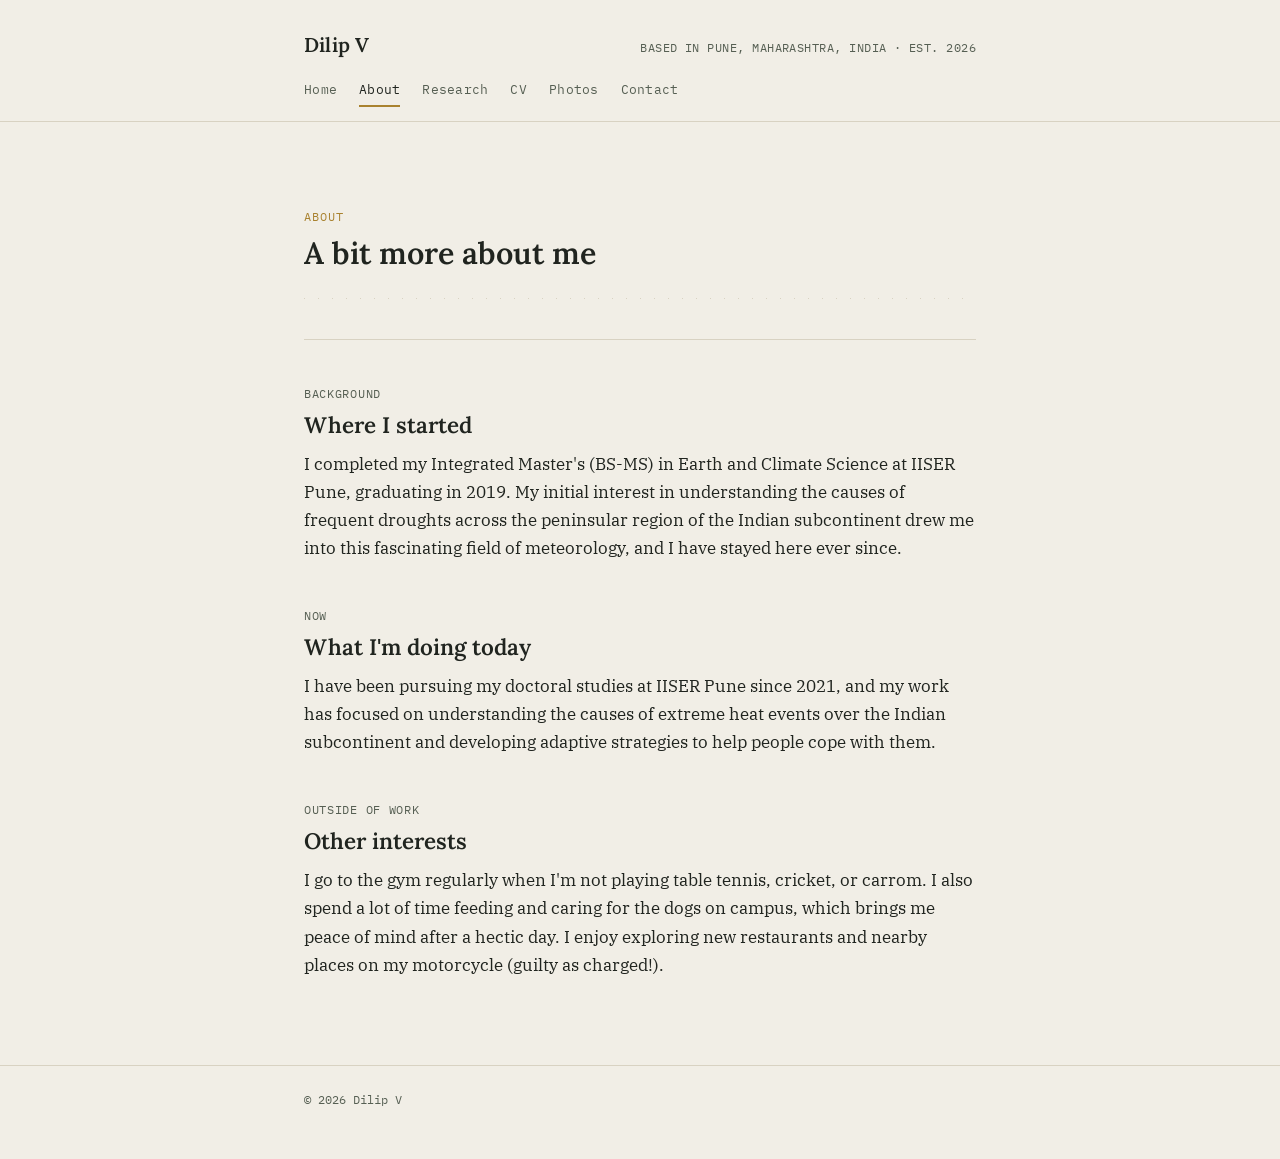
<file: about.html>
<!DOCTYPE html>
<html lang="en">
<head>
<meta charset="UTF-8">
<meta name="viewport" content="width=device-width, initial-scale=1.0">
<title>About | Dilip V</title>
<link rel="stylesheet" href="style.css">
</head>
<body>
<a class="skip-link" href="#main">Skip to content</a>

<header class="site-header">
  <div class="wrap">
    <div class="masthead">
      <span class="wordmark">Dilip V</span>
      <span class="coords">BASED IN PUNE, MAHARASHTRA, INDIA &middot; EST. 2026</span>
    </div>
    <nav class="primary-nav" aria-label="Primary">
      <a href="index.html">Home</a>
      <a href="about.html" aria-current="page">About</a>
      <a href="research.html">Research</a>
      <a href="cv.html">CV</a>
      <a href="photos.html">Photos</a>
      <a href="contact.html">Contact</a>
    </nav>
  </div>
</header>

<main id="main">
  <div class="wrap">
    <section class="hero" style="padding-top:40px;">
      <p class="eyebrow">About</p>
      <h1 style="font-size:1.9rem;">A bit more about me</h1>
      <div class="tick-rule"></div>
    </section>

    <section>
      <p class="section-label">Background</p>
      <h2>Where I started</h2>
      <p>I completed my Integrated Master's (BS-MS) in Earth and Climate Science at IISER Pune, graduating in 2019. My initial interest in understanding the causes of frequent droughts across the peninsular region of the Indian subcontinent drew me into this fascinating field of meteorology, and I have stayed here ever since.</p>
    </section>

    <section>
      <p class="section-label">Now</p>
      <h2>What I'm doing today</h2>
      <p>I have been pursuing my doctoral studies at IISER Pune since 2021, and my work has focused on understanding the causes of extreme heat events over the Indian subcontinent and developing adaptive strategies to help people cope with them.</p>
    </section>

    <section>
      <p class="section-label">Outside of work</p>
      <h2>Other interests</h2>
      <p>I go to the gym regularly when I'm not playing table tennis, cricket, or carrom. I also spend a lot of time feeding and caring for the dogs on campus, which brings me peace of mind after a hectic day. I enjoy exploring new restaurants and nearby places on my motorcycle (guilty as charged!).</p>
    </section>
  </div>
</main>

<footer>
  <div class="wrap">&copy; 2026 Dilip V</div>
</footer>

</body>
</html>
</file>
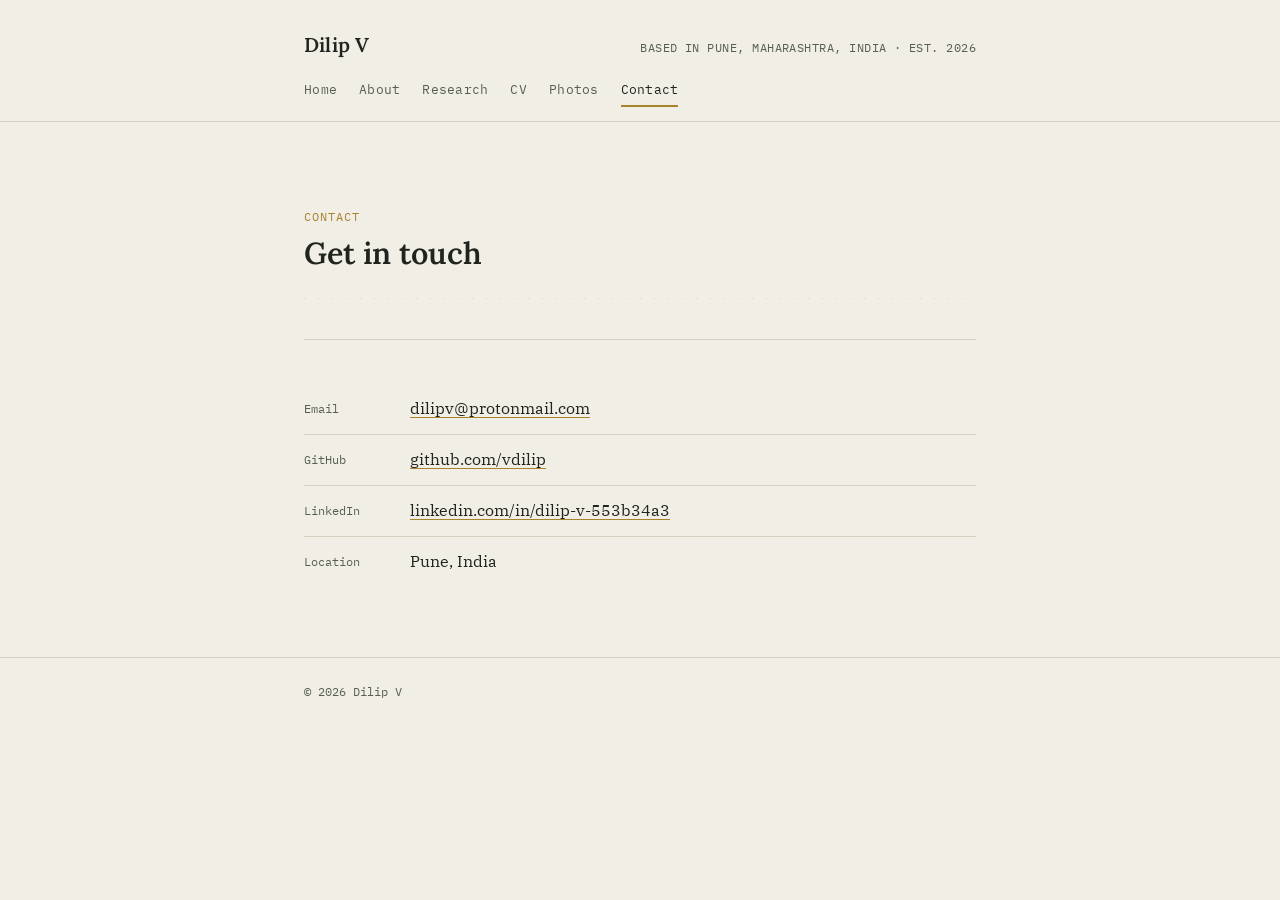
<file: contact.html>
<!DOCTYPE html>
<html lang="en">
<head>
<meta charset="UTF-8">
<meta name="viewport" content="width=device-width, initial-scale=1.0">
<title>Contact | Dilip V</title>
<link rel="stylesheet" href="style.css">
</head>
<body>
<a class="skip-link" href="#main">Skip to content</a>

<header class="site-header">
  <div class="wrap">
    <div class="masthead">
      <span class="wordmark">Dilip V</span>
      <span class="coords">BASED IN PUNE, MAHARASHTRA, INDIA &middot; EST. 2026</span>
    </div>
    <nav class="primary-nav" aria-label="Primary">
      <a href="index.html">Home</a>
      <a href="about.html">About</a>
      <a href="research.html">Research</a>
      <a href="cv.html">CV</a>
      <a href="photos.html">Photos</a>
      <a href="contact.html" aria-current="page">Contact</a>
    </nav>
  </div>
</header>

<main id="main">
  <div class="wrap">
    <section class="hero" style="padding-top:40px;">
      <p class="eyebrow">Contact</p>
      <h1 style="font-size:1.9rem;">Get in touch</h1>
      <div class="tick-rule"></div>
    </section>

    <section>
      <ul class="contact-list">
        <li><span class="label">Email</span><a href="mailto:dilipv@protonmail.com">dilipv@protonmail.com</a></li>
        <li><span class="label">GitHub</span><a href="https://github.com/vdilip">github.com/vdilip</a></li>
        <li><span class="label">LinkedIn</span><a href="https://linkedin.com/in/dilip-v-553b34a3">linkedin.com/in/dilip-v-553b34a3</a></li>
        <li><span class="label">Location</span><span>Pune, India</span></li>
      </ul>
    </section>
  </div>
</main>

<footer>
  <div class="wrap">&copy; 2026 Dilip V</div>
</footer>

</body>
</html>
</file>
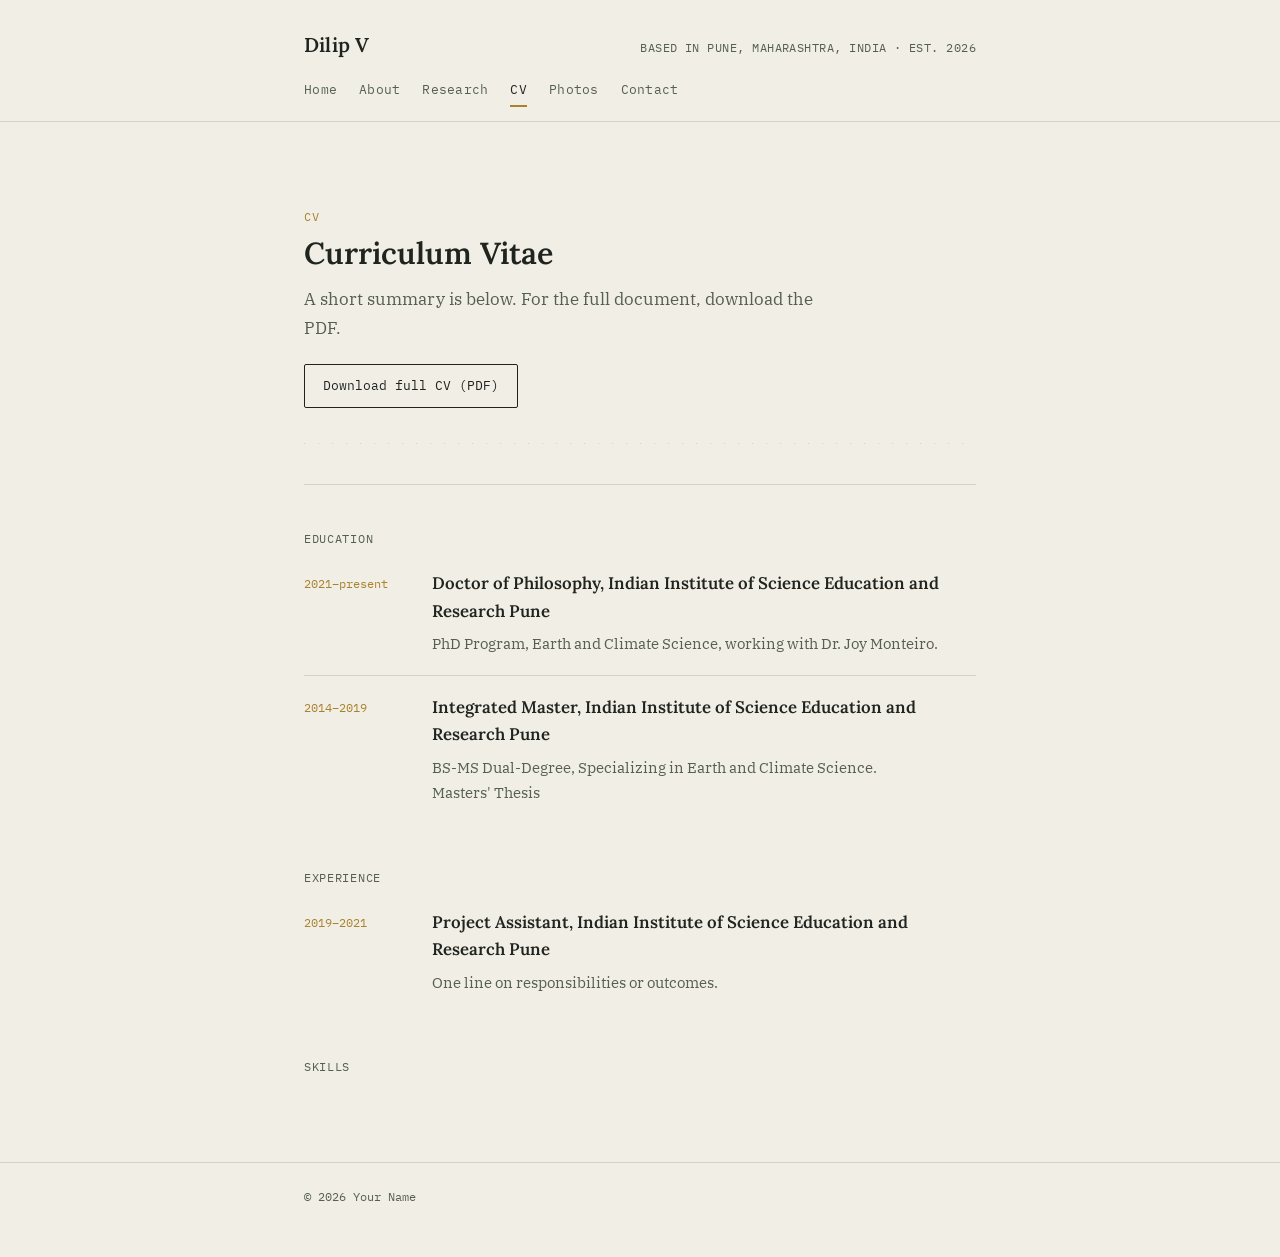
<file: cv.html>
<!DOCTYPE html>
<html lang="en">
<head>
<meta charset="UTF-8">
<meta name="viewport" content="width=device-width, initial-scale=1.0">
<title>CV | Dilip V</title>
<link rel="stylesheet" href="style.css">
</head>
<body>
<a class="skip-link" href="#main">Skip to content</a>

<header class="site-header">
  <div class="wrap">
    <div class="masthead">
      <span class="wordmark">Dilip V</span>
      <span class="coords">BASED IN PUNE, MAHARASHTRA, INDIA &middot; EST. 2026</span>
    </div>
    <nav class="primary-nav" aria-label="Primary">
      <a href="index.html">Home</a>
      <a href="about.html">About</a>
      <a href="research.html">Research</a>
      <a href="cv.html" aria-current="page">CV</a>
      <a href="photos.html">Photos</a>
      <a href="contact.html">Contact</a>
    </nav>
  </div>
</header>

<main id="main">
  <div class="wrap">
    <section class="hero" style="padding-top:40px;">
      <p class="eyebrow">CV</p>
      <h1 style="font-size:1.9rem;">Curriculum Vitae</h1>
      <p class="lede">A short summary is below. For the full document, download the PDF.</p>
      <a class="btn" href="cv.pdf">Download full CV (PDF)</a>
      <div class="tick-rule" style="margin-top:26px;"></div>
    </section>

    <section>
      <p class="section-label">Education</p>
      <div class="entry">
        <div class="when">2021&ndash;present</div>
        <div><h3>Doctor of Philosophy, Indian Institute of Science Education and Research Pune</h3><p>PhD Program, Earth and Climate Science, working with Dr. Joy Monteiro.</p></div>
      </div>
      <div class="entry">
        <div class="when">2014&ndash;2019</div>
        <div><h3>Integrated Master, Indian Institute of Science Education and Research Pune</h3><p>BS-MS Dual-Degree, Specializing in Earth and Climate Science.</p><p> Masters' Thesis </p></div>
      </div>
    </section>

    <section>
      <p class="section-label">Experience</p>
      <div class="entry">
        <div class="when">2019&ndash;2021</div>
        <div><h3>Project Assistant, Indian Institute of Science Education and Research Pune</h3><p>One line on responsibilities or outcomes.</p></div>
      </div>
    </section>

    <section>
      <p class="section-label">Skills</p>
      <p></p>
    </section>
  </div>
</main>

<footer>
  <div class="wrap">&copy; 2026 Your Name</div>
</footer>

</body>
</html>
</file>
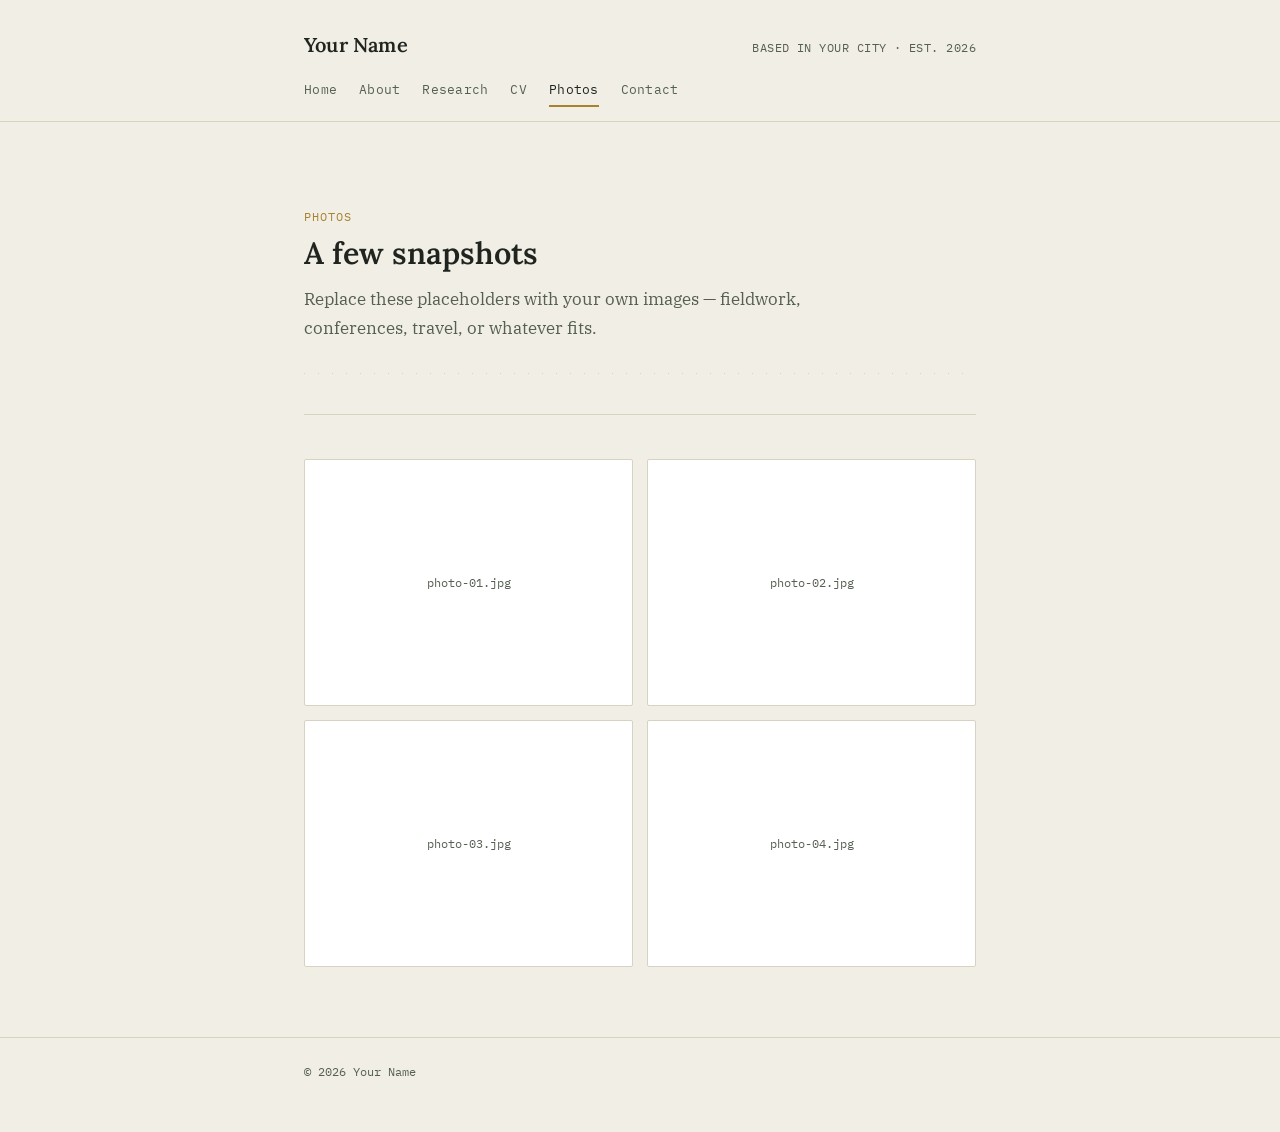
<file: photos.html>
<!DOCTYPE html>
<html lang="en">
<head>
<meta charset="UTF-8">
<meta name="viewport" content="width=device-width, initial-scale=1.0">
<title>Photos | Your Name</title>
<link rel="stylesheet" href="style.css">
</head>
<body>
<a class="skip-link" href="#main">Skip to content</a>

<header class="site-header">
  <div class="wrap">
    <div class="masthead">
      <span class="wordmark">Your Name</span>
      <span class="coords">BASED IN YOUR CITY &middot; EST. 2026</span>
    </div>
    <nav class="primary-nav" aria-label="Primary">
      <a href="index.html">Home</a>
      <a href="about.html">About</a>
      <a href="research.html">Research</a>
      <a href="cv.html">CV</a>
      <a href="photos.html" aria-current="page">Photos</a>
      <a href="contact.html">Contact</a>
    </nav>
  </div>
</header>

<main id="main">
  <div class="wrap">
    <section class="hero" style="padding-top:40px;">
      <p class="eyebrow">Photos</p>
      <h1 style="font-size:1.9rem;">A few snapshots</h1>
      <p class="lede">Replace these placeholders with your own images — fieldwork, conferences, travel, or whatever fits.</p>
      <div class="tick-rule"></div>
    </section>

    <section>
      <div class="photo-grid">
        <div class="photo-card">photo-01.jpg</div>
        <div class="photo-card">photo-02.jpg</div>
        <div class="photo-card">photo-03.jpg</div>
        <div class="photo-card">photo-04.jpg</div>
      </div>
    </section>
  </div>
</main>

<footer>
  <div class="wrap">&copy; 2026 Your Name</div>
</footer>

</body>
</html>
</file>
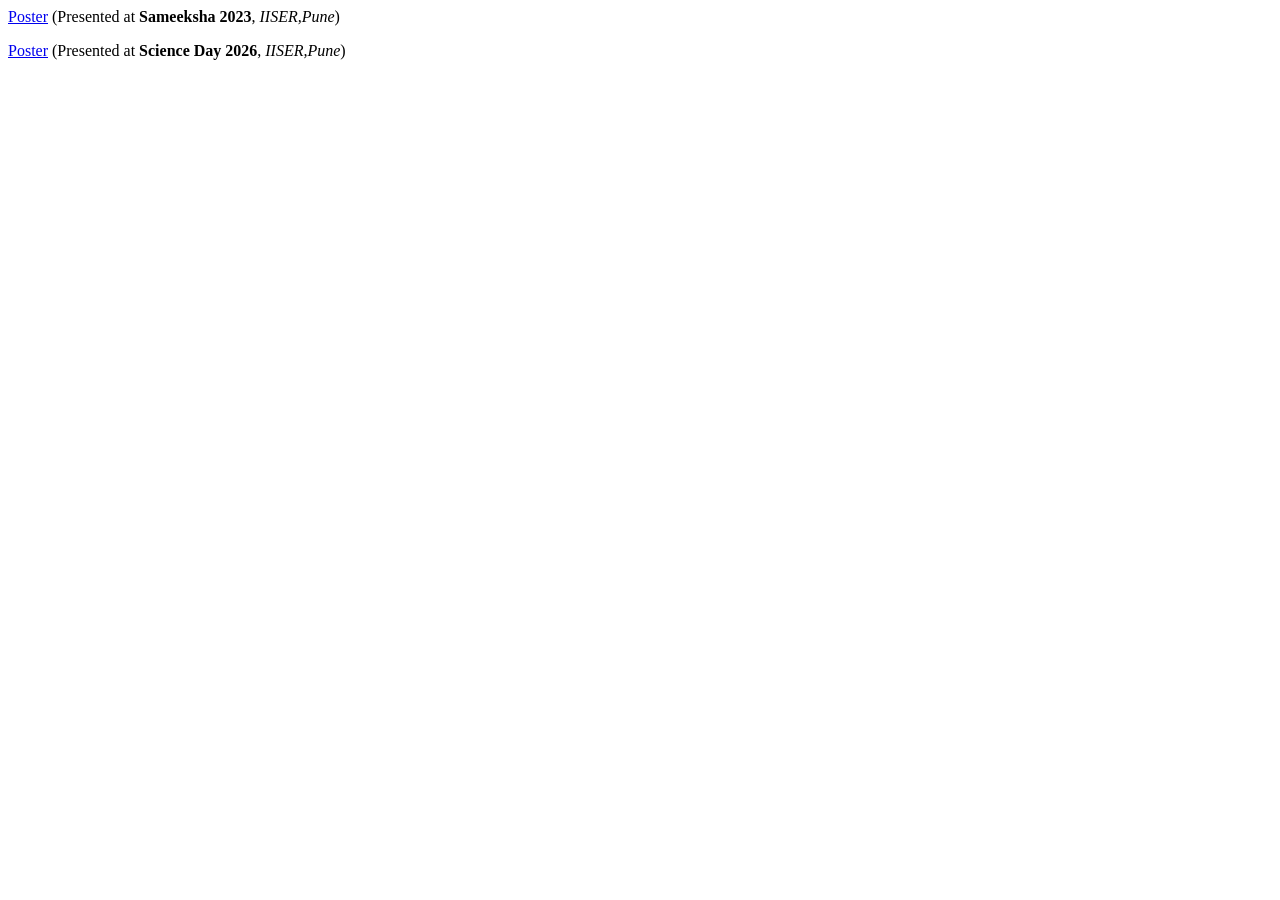
<file: poster.html>
<html>
<head>
<style>
<link rel="stylesheet" href="style1.css">

/* body {background-color: LightYellow;}
h1   {color: ForestGreen;}
p    {color: LightSeaGreen;} */
</style>
<title>Posters</title>
</head>
<p>  
<a href=https://vdilip.github.io/Dilip_V_Sameeksha_poster.pdf>Poster</a> (Presented at <b>Sameeksha 2023</b>, <i>IISER,Pune</i>)   
</p>
<p>
<a href=https://vdilip.github.io/new_enso_poster_1_cropped_.pdf>Poster</a> (Presented at <b>Science Day 2026</b>, <i>IISER,Pune</i>)
</html>
</file>
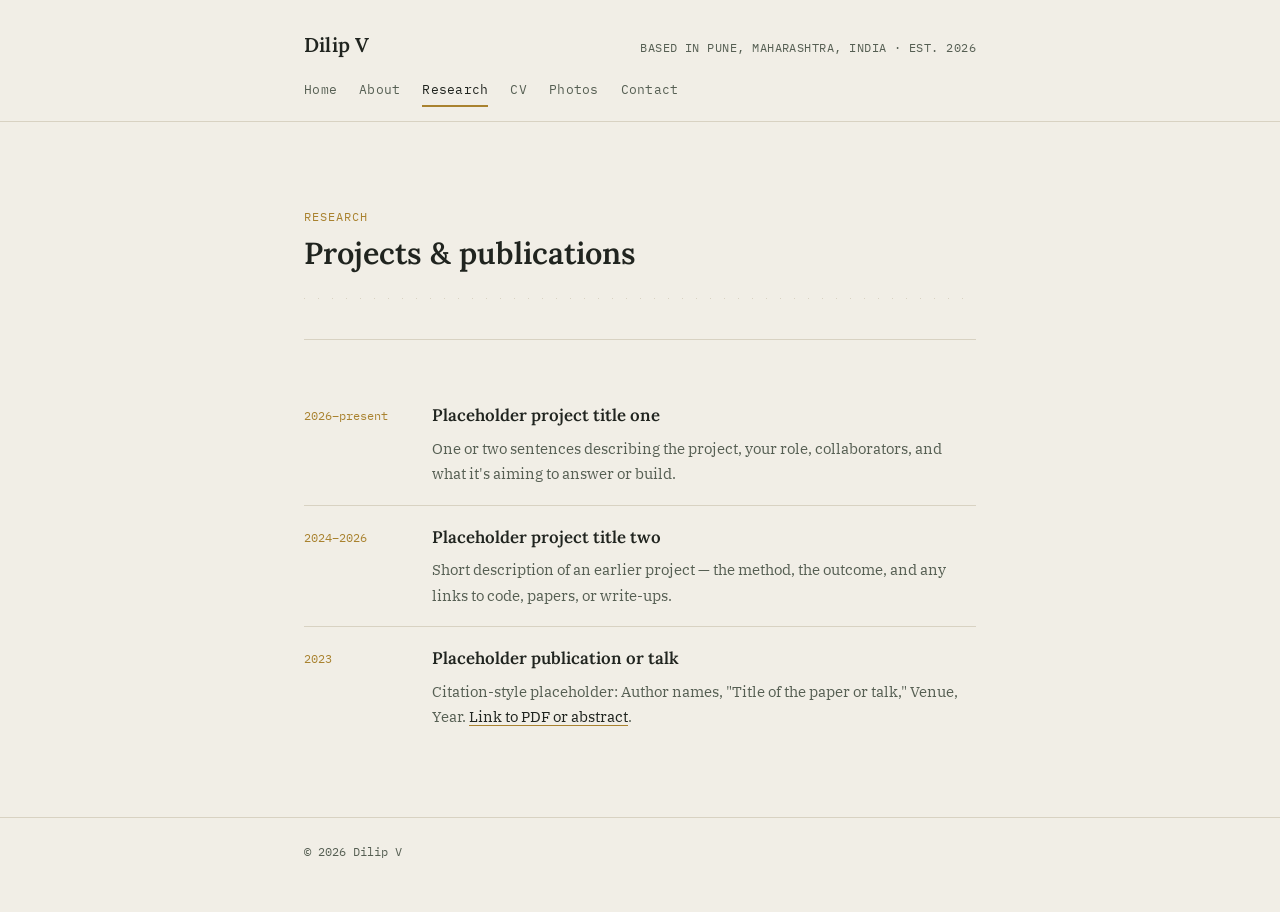
<file: research.html>
<!DOCTYPE html>
<html lang="en">
<head>
<meta charset="UTF-8">
<meta name="viewport" content="width=device-width, initial-scale=1.0">
<title>Research | Dilip V</title>
<link rel="stylesheet" href="style.css">
</head>
<body>
<a class="skip-link" href="#main">Skip to content</a>

<header class="site-header">
  <div class="wrap">
    <div class="masthead">
      <span class="wordmark">Dilip V</span>
      <span class="coords">BASED IN PUNE, MAHARASHTRA, INDIA &middot; EST. 2026</span>
    </div>
    <nav class="primary-nav" aria-label="Primary">
      <a href="index.html">Home</a>
      <a href="about.html">About</a>
      <a href="research.html" aria-current="page">Research</a>
      <a href="cv.html">CV</a>
      <a href="photos.html">Photos</a>
      <a href="contact.html">Contact</a>
    </nav>
  </div>
</header>

<main id="main">
  <div class="wrap">
    <section class="hero" style="padding-top:40px;">
      <p class="eyebrow">Research</p>
      <h1 style="font-size:1.9rem;">Projects &amp; publications</h1>
      <div class="tick-rule"></div>
    </section>

    <section>
      <div class="entry">
        <div class="when">2026&ndash;present</div>
        <div>
          <h3>Placeholder project title one</h3>
          <p>One or two sentences describing the project, your role, collaborators, and what it's aiming to answer or build.</p>
        </div>
      </div>
      <div class="entry">
        <div class="when">2024&ndash;2026</div>
        <div>
          <h3>Placeholder project title two</h3>
          <p>Short description of an earlier project — the method, the outcome, and any links to code, papers, or write-ups.</p>
        </div>
      </div>
      <div class="entry">
        <div class="when">2023</div>
        <div>
          <h3>Placeholder publication or talk</h3>
          <p>Citation-style placeholder: Author names, "Title of the paper or talk," Venue, Year. <a href="#">Link to PDF or abstract</a>.</p>
        </div>
      </div>
    </section>
  </div>
</main>

<footer>
  <div class="wrap">&copy; 2026 Dilip V</div>
</footer>

</body>
</html>
</file>
<file: style.css>
/* ===================================================================
   Token system
   Color:  --paper (bg), --ink (text), --ink-soft (secondary text),
           --gold (accent), --line (hairline rule)
   Type:   display = 'Lora' (serif, headings)
           body    = 'IBM Plex Serif' (paragraphs)
           mono    = 'IBM Plex Mono' (eyebrows, dates, labels)
=================================================================== */

@import url('https://fonts.googleapis.com/css2?family=Lora:ital,wght@0,500;0,600;1,500&family=IBM+Plex+Serif:wght@400;500&family=IBM+Plex+Mono:wght@400;500&display=swap');

:root {
  --paper: #F1EEE6;
  --paper-raised: #FFFFFF;
  --ink: #20241F;
  --ink-soft: #565F53;
  --gold: #A9822F;
  --line: #D8D2C2;
}

* { box-sizing: border-box; }

html { scroll-behavior: smooth; }

body {
  margin: 0;
  background: var(--paper);
  color: var(--ink);
  font-family: 'IBM Plex Serif', serif;
  font-size: 17px;
  line-height: 1.65;
}

a {
  color: var(--ink);
  text-decoration-color: var(--gold);
  text-underline-offset: 3px;
}
a:hover { color: var(--gold); }

/* Skip link for keyboard users */
.skip-link {
  position: absolute;
  left: -999px;
  top: 0;
  background: var(--ink);
  color: var(--paper);
  padding: 8px 14px;
  z-index: 100;
}
.skip-link:focus { left: 8px; top: 8px; }

:focus-visible {
  outline: 2px solid var(--gold);
  outline-offset: 3px;
}

/* ---------- Layout shell ---------- */
.wrap {
  max-width: 720px;
  margin: 0 auto;
  padding: 0 24px;
}

/* ---------- Header / nav ---------- */
header.site-header {
  border-bottom: 1px solid var(--line);
  padding: 28px 0 0;
}

.masthead {
  display: flex;
  justify-content: space-between;
  align-items: baseline;
  flex-wrap: wrap;
  gap: 8px 24px;
  padding-bottom: 18px;
}

.wordmark {
  font-family: 'Lora', serif;
  font-weight: 600;
  font-size: 1.25rem;
  letter-spacing: 0.01em;
}

.coords {
  font-family: 'IBM Plex Mono', monospace;
  font-size: 0.72rem;
  color: var(--ink-soft);
  letter-spacing: 0.04em;
}

nav.primary-nav {
  display: flex;
  gap: 22px;
  flex-wrap: wrap;
  padding-bottom: 14px;
  font-family: 'IBM Plex Mono', monospace;
  font-size: 0.82rem;
  letter-spacing: 0.02em;
}

nav.primary-nav a {
  text-decoration: none;
  color: var(--ink-soft);
  padding-bottom: 4px;
  border-bottom: 2px solid transparent;
}
nav.primary-nav a:hover,
nav.primary-nav a[aria-current="page"] {
  color: var(--ink);
  border-bottom-color: var(--gold);
}

/* ---------- Hero ---------- */
.hero {
  padding: 56px 0 40px;
  border-bottom: 1px solid var(--line);
}

.eyebrow {
  font-family: 'IBM Plex Mono', monospace;
  font-size: 0.78rem;
  color: var(--gold);
  letter-spacing: 0.08em;
  text-transform: uppercase;
  margin: 0 0 10px;
}

.hero h1 {
  font-family: 'Lora', serif;
  font-weight: 600;
  font-size: 2.4rem;
  line-height: 1.15;
  margin: 0 0 14px;
}

.hero .lede {
  font-size: 1.08rem;
  color: var(--ink-soft);
  max-width: 54ch;
  margin: 0 0 22px;
}

.tick-rule {
  height: 10px;
  margin: 18px 0 0;
  background-image: repeating-linear-gradient(
    to right, var(--line) 0, var(--line) 1px, transparent 1px, transparent 14px
  );
  background-position: bottom;
  background-size: 100% 1px;
  background-repeat: repeat-x;
}

/* ---------- Portrait ---------- */
.portrait-frame {
  width: 132px;
  height: 132px;
  border-radius: 3px;
  border: 1px solid var(--line);
  background: var(--paper-raised);
  display: flex;
  align-items: center;
  justify-content: center;
  font-family: 'IBM Plex Mono', monospace;
  font-size: 0.7rem;
  color: var(--ink-soft);
  text-align: center;
  padding: 10px;
  float: right;
  margin: 4px 0 20px 24px;
}

/* ---------- Sections / prose ---------- */
main { padding: 44px 0 70px; }

section + section { margin-top: 44px; }

h2 {
  font-family: 'Lora', serif;
  font-weight: 600;
  font-size: 1.4rem;
  margin: 0 0 6px;
}

.section-label {
  font-family: 'IBM Plex Mono', monospace;
  font-size: 0.72rem;
  color: var(--ink-soft);
  letter-spacing: 0.06em;
  text-transform: uppercase;
  margin: 0 0 4px;
}

p { margin: 0 0 16px; }

/* ---------- Entry list (research / cv / log style) ---------- */
.entry {
  display: grid;
  grid-template-columns: 108px 1fr;
  gap: 4px 20px;
  padding: 18px 0;
  border-top: 1px solid var(--line);
}
.entry:first-of-type { border-top: none; }

.entry .when {
  font-family: 'IBM Plex Mono', monospace;
  font-size: 0.78rem;
  color: var(--gold);
  padding-top: 3px;
}

.entry h3 {
  font-family: 'Lora', serif;
  font-size: 1.05rem;
  font-weight: 600;
  margin: 0 0 6px;
}

.entry p { margin: 0; color: var(--ink-soft); font-size: 0.96rem; }

@media (max-width: 480px) {
  .entry { grid-template-columns: 1fr; gap: 4px; }
}

/* ---------- Buttons / links-as-actions ---------- */
.btn {
  display: inline-block;
  font-family: 'IBM Plex Mono', monospace;
  font-size: 0.82rem;
  padding: 10px 18px;
  border: 1px solid var(--ink);
  border-radius: 2px;
  text-decoration: none;
  color: var(--ink);
}
.btn:hover { background: var(--ink); color: var(--paper); }

/* ---------- Photo grid ---------- */
.photo-grid {
  display: grid;
  grid-template-columns: repeat(2, 1fr);
  gap: 14px;
}
.photo-card {
  aspect-ratio: 4 / 3;
  border: 1px solid var(--line);
  background: var(--paper-raised);
  display: flex;
  align-items: center;
  justify-content: center;
  font-family: 'IBM Plex Mono', monospace;
  font-size: 0.72rem;
  color: var(--ink-soft);
  text-align: center;
  padding: 10px;
  border-radius: 2px;
}
@media (max-width: 480px) {
  .photo-grid { grid-template-columns: 1fr; }
}

/* ---------- Contact list ---------- */
.contact-list { list-style: none; margin: 0; padding: 0; }
.contact-list li {
  display: flex;
  gap: 16px;
  padding: 12px 0;
  border-top: 1px solid var(--line);
  font-size: 0.98rem;
}
.contact-list li:first-child { border-top: none; }
.contact-list .label {
  font-family: 'IBM Plex Mono', monospace;
  font-size: 0.78rem;
  color: var(--ink-soft);
  width: 90px;
  flex-shrink: 0;
  padding-top: 2px;
}

/* ---------- Footer ---------- */
footer {
  border-top: 1px solid var(--line);
  padding: 24px 0 50px;
  font-family: 'IBM Plex Mono', monospace;
  font-size: 0.75rem;
  color: var(--ink-soft);
}

/* ---------- Reduced motion ---------- */
@media (prefers-reduced-motion: reduce) {
  html { scroll-behavior: auto; }
}
</file>
